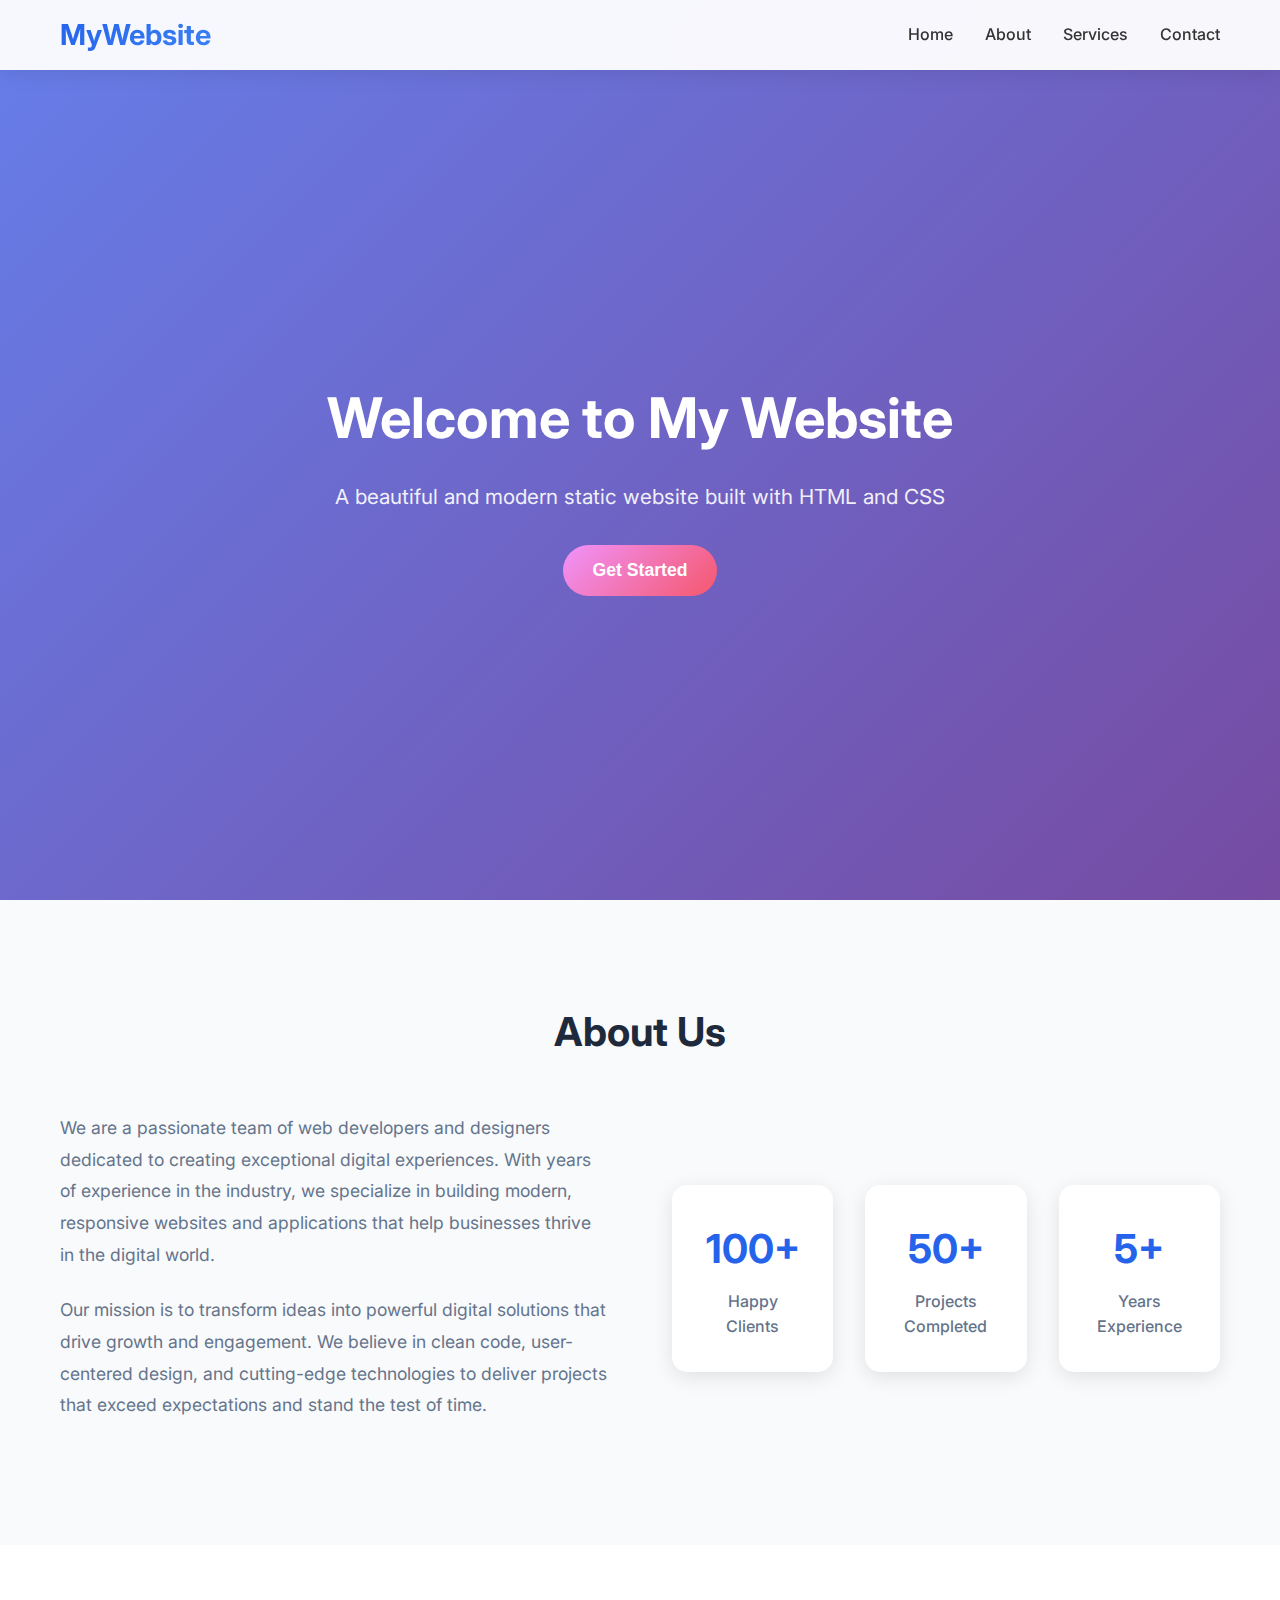
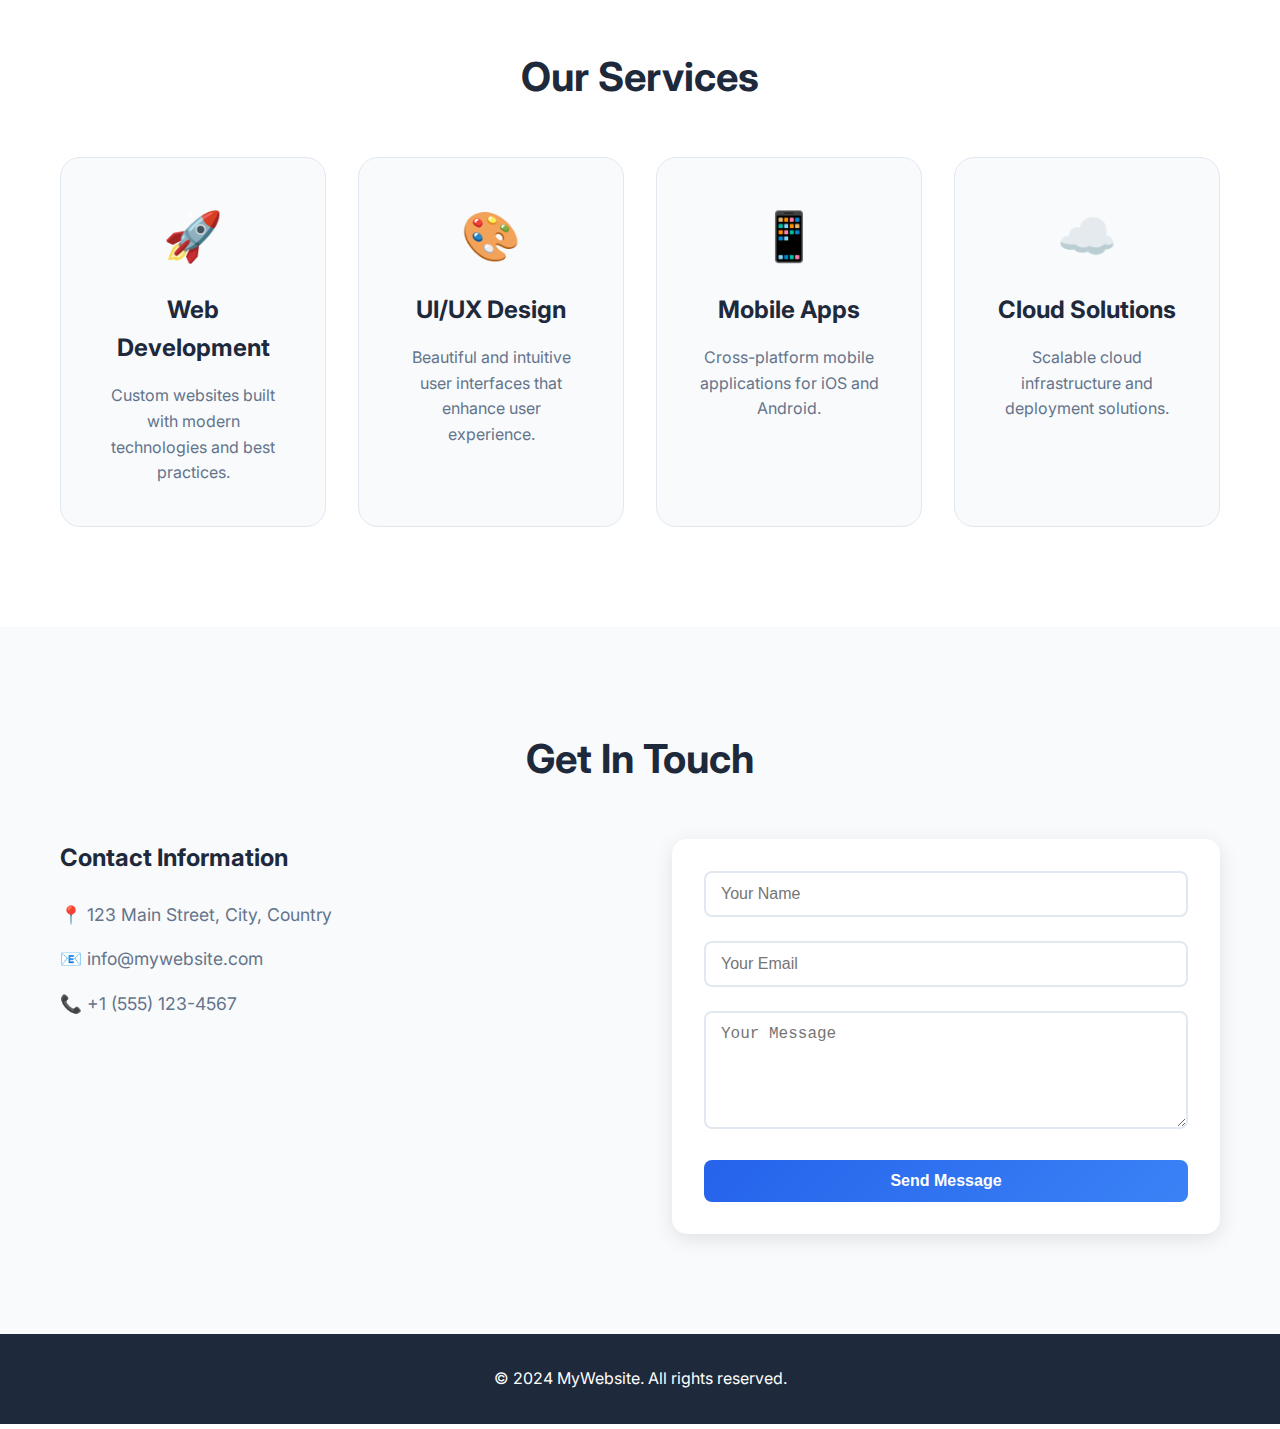
<file: Projects/Practice_Project3/index.html>
<!DOCTYPE html>
<html lang="en">
<head>
    <meta charset="UTF-8">
    <meta name="viewport" content="width=device-width, initial-scale=1.0">
    <title>My Static Website</title>
    <link rel="stylesheet" href="style.css">
    <link href="https://fonts.googleapis.com/css2?family=Inter:wght@300;400;600;700&display=swap" rel="stylesheet">
</head>
<body>
    <header class="header">
        <nav class="nav">
            <div class="nav-container">
                <div class="logo">
                    <h1>MyWebsite</h1>
                </div>
                <ul class="nav-menu">
                    <li><a href="#home">Home</a></li>
                    <li><a href="#about">About</a></li>
                    <li><a href="#services">Services</a></li>
                    <li><a href="#contact">Contact</a></li>
                </ul>
            </div>
        </nav>
    </header>

    <main>
        <section id="home" class="hero">
            <div class="hero-container">
                <h1 class="hero-title">Welcome to My Website</h1>
                <p class="hero-subtitle">A beautiful and modern static website built with HTML and CSS</p>
                <button class="cta-button">Get Started</button>
            </div>
        </section>

        <section id="about" class="about">
            <div class="container">
                <h2>About Us</h2>
                <div class="about-content">
                    <div class="about-text">
                        <p>We are a passionate team of web developers and designers dedicated to creating exceptional digital experiences. With years of experience in the industry, we specialize in building modern, responsive websites and applications that help businesses thrive in the digital world.</p>
                        <p>Our mission is to transform ideas into powerful digital solutions that drive growth and engagement. We believe in clean code, user-centered design, and cutting-edge technologies to deliver projects that exceed expectations and stand the test of time.</p>
                    </div>
                    <div class="about-stats">
                        <div class="stat">
                            <h3>100+</h3>
                            <p>Happy Clients</p>
                        </div>
                        <div class="stat">
                            <h3>50+</h3>
                            <p>Projects Completed</p>
                        </div>
                        <div class="stat">
                            <h3>5+</h3>
                            <p>Years Experience</p>
                        </div>
                    </div>
                </div>
            </div>
        </section>

        <section id="services" class="services">
            <div class="container">
                <h2>Our Services</h2>
                <div class="services-grid">
                    <div class="service-card">
                        <div class="service-icon">🚀</div>
                        <h3>Web Development</h3>
                        <p>Custom websites built with modern technologies and best practices.</p>
                    </div>
                    <div class="service-card">
                        <div class="service-icon">🎨</div>
                        <h3>UI/UX Design</h3>
                        <p>Beautiful and intuitive user interfaces that enhance user experience.</p>
                    </div>
                    <div class="service-card">
                        <div class="service-icon">📱</div>
                        <h3>Mobile Apps</h3>
                        <p>Cross-platform mobile applications for iOS and Android.</p>
                    </div>
                    <div class="service-card">
                        <div class="service-icon">☁️</div>
                        <h3>Cloud Solutions</h3>
                        <p>Scalable cloud infrastructure and deployment solutions.</p>
                    </div>
                </div>
            </div>
        </section>

        <section id="contact" class="contact">
            <div class="container">
                <h2>Get In Touch</h2>
                <div class="contact-content">
                    <div class="contact-info">
                        <h3>Contact Information</h3>
                        <p>📍 123 Main Street, City, Country</p>
                        <p>📧 info@mywebsite.com</p>
                        <p>📞 +1 (555) 123-4567</p>
                    </div>
                    <form class="contact-form">
                        <div class="form-group">
                            <input type="text" placeholder="Your Name" required>
                        </div>
                        <div class="form-group">
                            <input type="email" placeholder="Your Email" required>
                        </div>
                        <div class="form-group">
                            <textarea placeholder="Your Message" rows="5" required></textarea>
                        </div>
                        <button type="submit" class="submit-button">Send Message</button>
                    </form>
                </div>
            </div>
        </section>
    </main>

    <footer class="footer">
        <div class="container">
            <p>&copy; 2024 MyWebsite. All rights reserved.</p>
        </div>
    </footer>
</body>
</html>
</file>
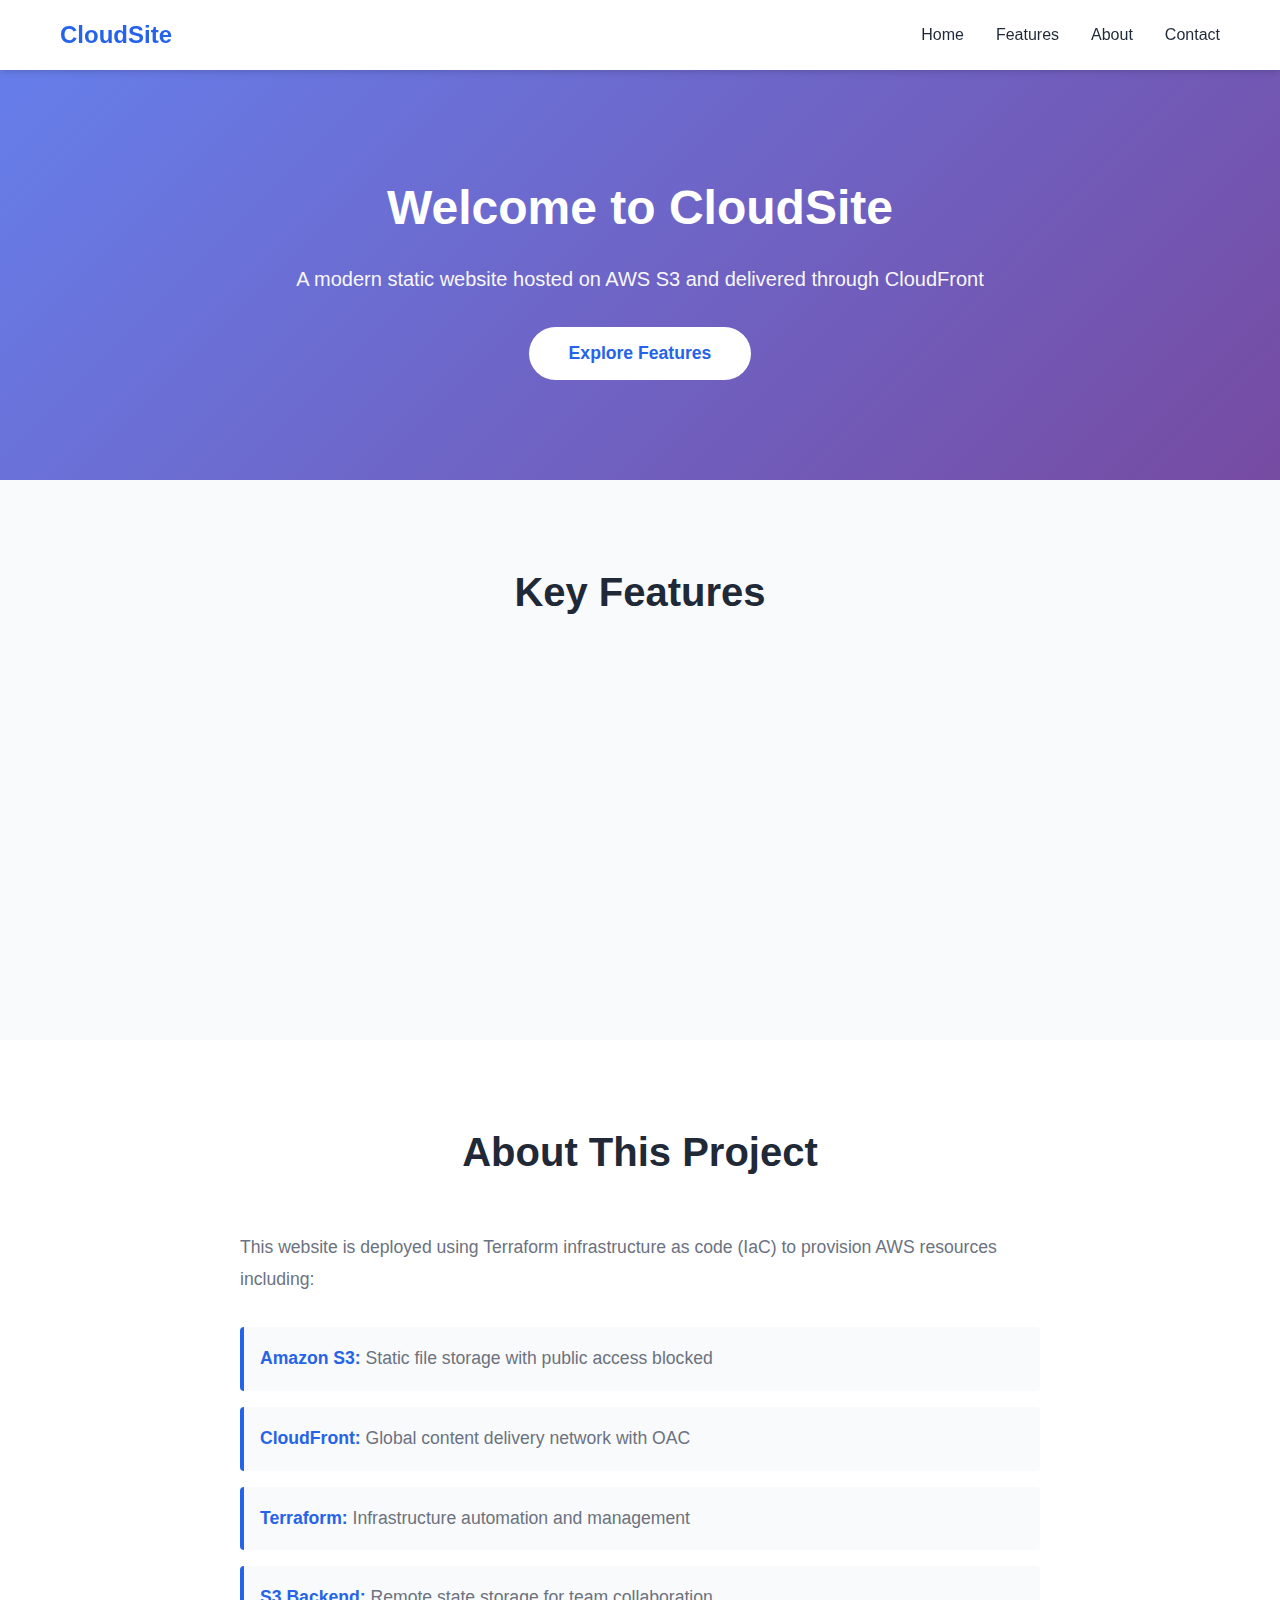
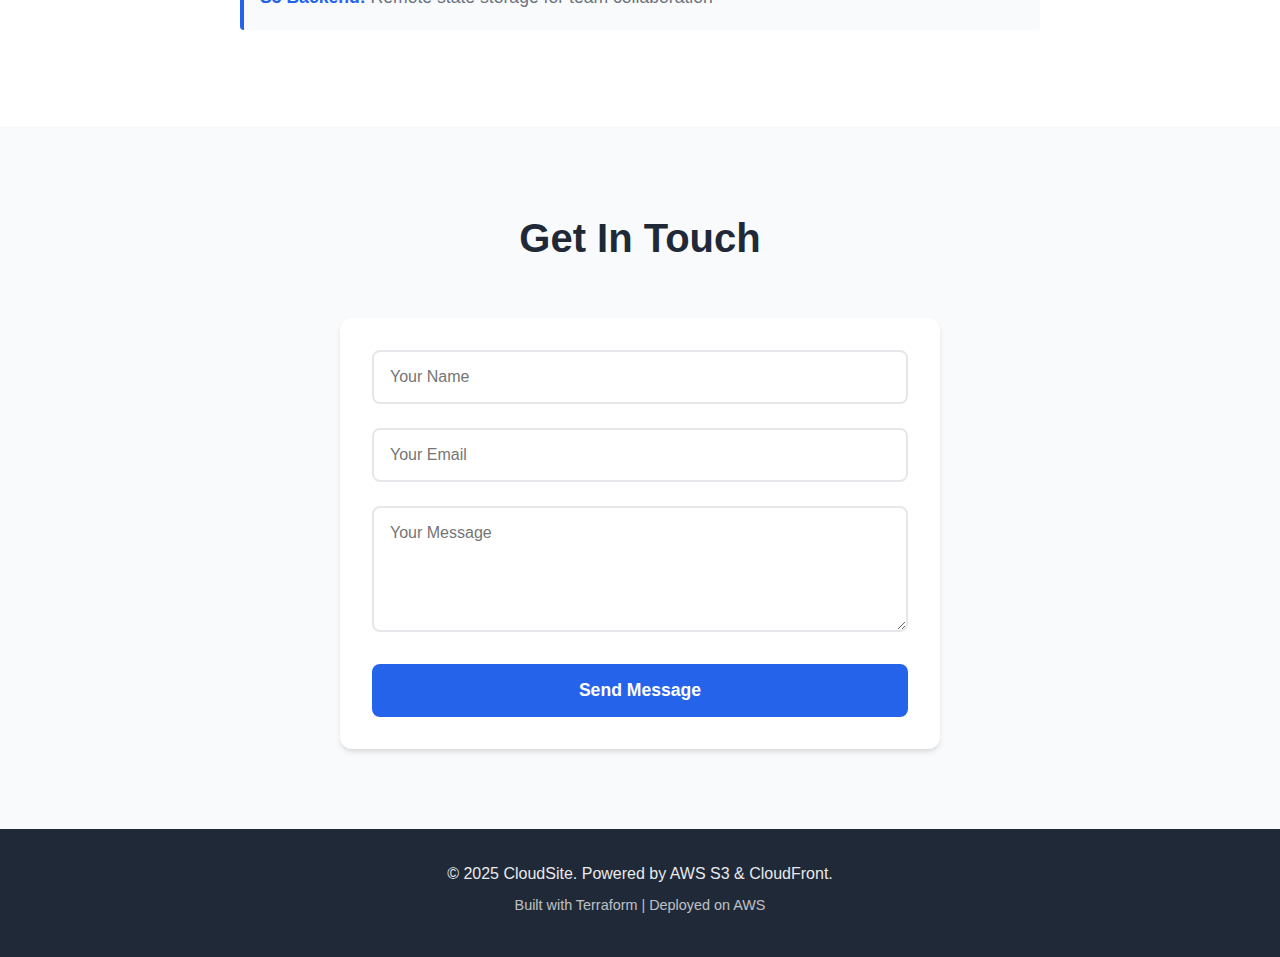
<file: Projects/Static-Website-with-S3-CloudFront/static/index.html>
<!DOCTYPE html>
<html lang="en">
<head>
    <meta charset="UTF-8">
    <meta name="viewport" content="width=device-width, initial-scale=1.0">
    <meta name="description" content="Cloud-hosted static website powered by AWS S3 and CloudFront">
    <title>Cloud Static Website</title>
    <link rel="stylesheet" href="styles.css">
</head>
<body>
    <header>
        <nav class="navbar">
            <div class="container">
                <h1 class="logo">CloudSite</h1>
                <ul class="nav-links">
                    <li><a href="#home">Home</a></li>
                    <li><a href="#features">Features</a></li>
                    <li><a href="#about">About</a></li>
                    <li><a href="#contact">Contact</a></li>
                </ul>
            </div>
        </nav>
    </header>

    <main>
        <section id="home" class="hero">
            <div class="container">
                <div class="hero-content">
                    <h2>Welcome to CloudSite</h2>
                    <p class="subtitle">A modern static website hosted on AWS S3 and delivered through CloudFront</p>
                    <button class="cta-button" onclick="scrollToSection('features')">Explore Features</button>
                </div>
            </div>
        </section>

        <section id="features" class="features">
            <div class="container">
                <h2 class="section-title">Key Features</h2>
                <div class="features-grid">
                    <div class="feature-card">
                        <div class="icon">⚡</div>
                        <h3>Lightning Fast</h3>
                        <p>Delivered through CloudFront CDN for optimal performance worldwide</p>
                    </div>
                    <div class="feature-card">
                        <div class="icon">🔒</div>
                        <h3>Secure</h3>
                        <p>HTTPS enabled with Origin Access Control for enhanced security</p>
                    </div>
                    <div class="feature-card">
                        <div class="icon">☁️</div>
                        <h3>Cloud Native</h3>
                        <p>Powered by AWS infrastructure with 99.99% availability</p>
                    </div>
                    <div class="feature-card">
                        <div class="icon">💰</div>
                        <h3>Cost Effective</h3>
                        <p>Pay only for what you use with S3 storage and CloudFront delivery</p>
                    </div>
                </div>
            </div>
        </section>

        <section id="about" class="about">
            <div class="container">
                <h2 class="section-title">About This Project</h2>
                <div class="about-content">
                    <p>This website is deployed using Terraform infrastructure as code (IaC) to provision AWS resources including:</p>
                    <ul class="tech-list">
                        <li><strong>Amazon S3:</strong> Static file storage with public access blocked</li>
                        <li><strong>CloudFront:</strong> Global content delivery network with OAC</li>
                        <li><strong>Terraform:</strong> Infrastructure automation and management</li>
                        <li><strong>S3 Backend:</strong> Remote state storage for team collaboration</li>
                    </ul>
                </div>
            </div>
        </section>

        <section id="contact" class="contact">
            <div class="container">
                <h2 class="section-title">Get In Touch</h2>
                <div class="contact-form-wrapper">
                    <form class="contact-form" onsubmit="handleSubmit(event)">
                        <div class="form-group">
                            <input type="text" id="name" placeholder="Your Name" required>
                        </div>
                        <div class="form-group">
                            <input type="email" id="email" placeholder="Your Email" required>
                        </div>
                        <div class="form-group">
                            <textarea id="message" placeholder="Your Message" rows="5" required></textarea>
                        </div>
                        <button type="submit" class="submit-button">Send Message</button>
                    </form>
                    <div id="form-message" class="form-message"></div>
                </div>
            </div>
        </section>
    </main>

    <footer>
        <div class="container">
            <p>&copy; 2025 CloudSite. Powered by AWS S3 & CloudFront.</p>
            <p class="footer-tech">Built with Terraform | Deployed on AWS</p>
        </div>
    </footer>

    <script src="script.js"></script>
</body>
</html>
</file>
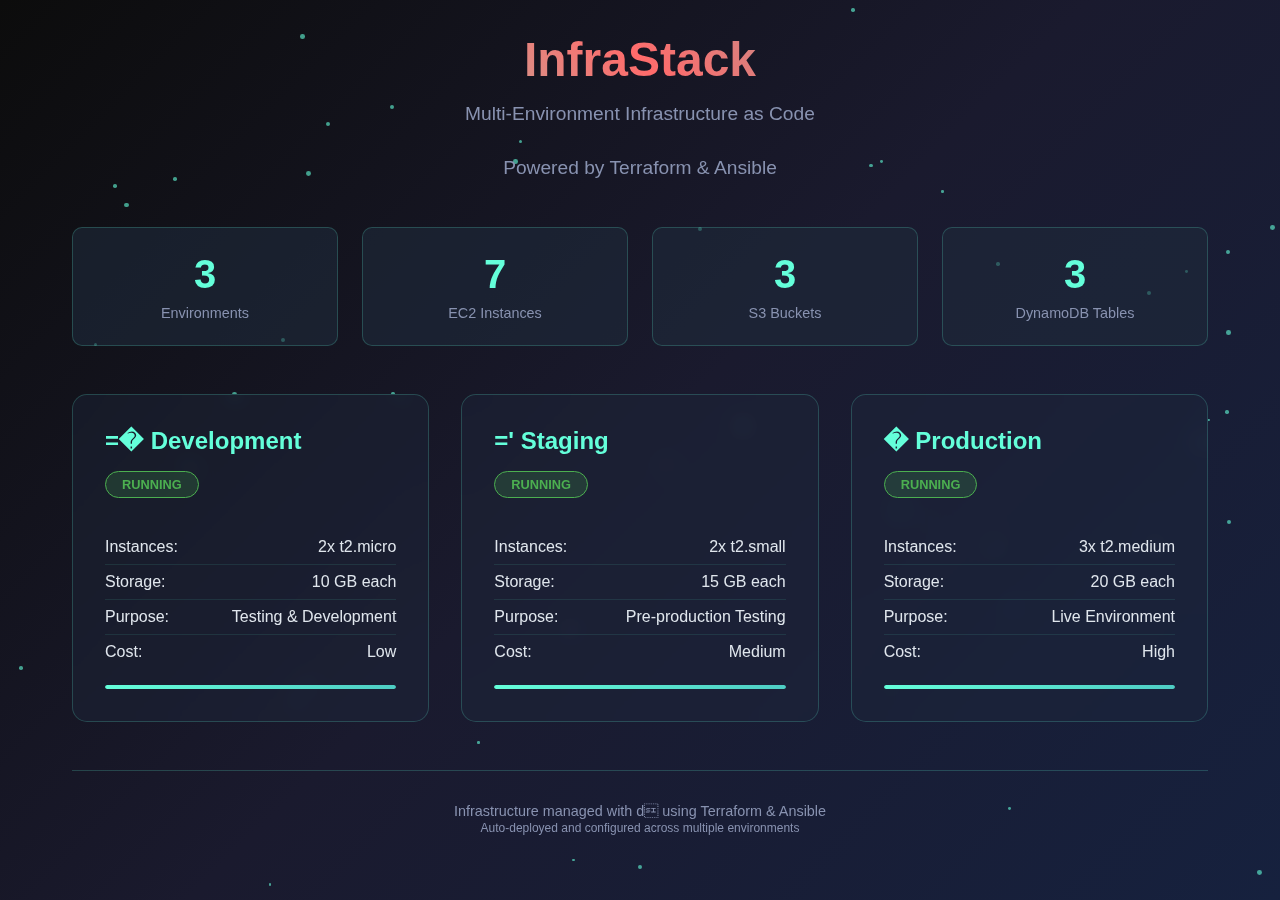
<file: Projects/Multi-Env-Iac-with-Ansible/ansible/playbooks/roles/nginx-role/files/index.html>
<!DOCTYPE html>
<html lang="en">
<head>
    <meta charset="UTF-8">
    <meta name="viewport" content="width=device-width, initial-scale=1.0">
    <title>Multi-Environment Infrastructure | Terraform + Ansible</title>
    <style>
        * {
            margin: 0;
            padding: 0;
            box-sizing: border-box;
        }

        body {
            font-family: 'Segoe UI', Tahoma, Geneva, Verdana, sans-serif;
            background: linear-gradient(135deg, #0c0c0c 0%, #1a1a2e 50%, #16213e 100%);
            color: #e0e6ed;
            min-height: 100vh;
            overflow-x: hidden;
        }

        .container {
            max-width: 1200px;
            margin: 0 auto;
            padding: 2rem;
            position: relative;
            z-index: 2;
        }

        /* Animated background particles */
        .particles {
            position: fixed;
            top: 0;
            left: 0;
            width: 100%;
            height: 100%;
            pointer-events: none;
            z-index: 1;
        }

        .particle {
            position: absolute;
            width: 4px;
            height: 4px;
            background: #64ffda;
            border-radius: 50%;
            animation: float 6s ease-in-out infinite;
            opacity: 0.6;
        }

        @keyframes float {
            0%, 100% { transform: translateY(0px) rotate(0deg); }
            50% { transform: translateY(-20px) rotate(180deg); }
        }

        /* Header */
        .header {
            text-align: center;
            margin-bottom: 3rem;
            position: relative;
        }

        .logo {
            font-size: 3rem;
            font-weight: bold;
            background: linear-gradient(45deg, #64ffda, #ff6b6b, #4ecdc4);
            -webkit-background-clip: text;
            -webkit-text-fill-color: transparent;
            background-clip: text;
            margin-bottom: 1rem;
            animation: pulse 2s ease-in-out infinite alternate;
        }

        @keyframes pulse {
            from { opacity: 0.8; }
            to { opacity: 1; }
        }

        .subtitle {
            font-size: 1.2rem;
            color: #8892b0;
            margin-bottom: 2rem;
        }

        /* Environment cards */
        .environments {
            display: grid;
            grid-template-columns: repeat(auto-fit, minmax(350px, 1fr));
            gap: 2rem;
            margin-bottom: 3rem;
        }

        .env-card {
            background: rgba(30, 41, 59, 0.4);
            border: 1px solid rgba(100, 255, 218, 0.2);
            border-radius: 15px;
            padding: 2rem;
            transition: all 0.3s ease;
            position: relative;
            overflow: hidden;
            backdrop-filter: blur(10px);
        }

        .env-card:hover {
            transform: translateY(-10px);
            border-color: rgba(100, 255, 218, 0.6);
            box-shadow: 0 20px 40px rgba(100, 255, 218, 0.1);
        }

        .env-card::before {
            content: '';
            position: absolute;
            top: 0;
            left: -100%;
            width: 100%;
            height: 100%;
            background: linear-gradient(90deg, transparent, rgba(100, 255, 218, 0.1), transparent);
            transition: left 0.5s ease;
        }

        .env-card:hover::before {
            left: 100%;
        }

        .env-title {
            font-size: 1.5rem;
            font-weight: bold;
            margin-bottom: 1rem;
            color: #64ffda;
        }

        .env-status {
            display: inline-block;
            padding: 0.3rem 1rem;
            border-radius: 20px;
            font-size: 0.8rem;
            font-weight: bold;
            margin-bottom: 1rem;
        }

        .status-running {
            background: rgba(76, 175, 80, 0.2);
            color: #4caf50;
            border: 1px solid #4caf50;
        }

        .env-details {
            list-style: none;
            margin-top: 1rem;
        }

        .env-details li {
            padding: 0.5rem 0;
            border-bottom: 1px solid rgba(100, 255, 218, 0.1);
            display: flex;
            justify-content: space-between;
        }

        .env-details li:last-child {
            border-bottom: none;
        }

        /* Stats section */
        .stats {
            display: grid;
            grid-template-columns: repeat(auto-fit, minmax(200px, 1fr));
            gap: 1.5rem;
            margin-bottom: 3rem;
        }

        .stat-card {
            background: rgba(30, 41, 59, 0.6);
            border-radius: 10px;
            padding: 1.5rem;
            text-align: center;
            border: 1px solid rgba(100, 255, 218, 0.2);
            transition: all 0.3s ease;
        }

        .stat-card:hover {
            transform: scale(1.05);
            border-color: rgba(100, 255, 218, 0.5);
        }

        .stat-number {
            font-size: 2.5rem;
            font-weight: bold;
            color: #64ffda;
            margin-bottom: 0.5rem;
        }

        .stat-label {
            color: #8892b0;
            font-size: 0.9rem;
        }

        /* Footer */
        .footer {
            text-align: center;
            padding: 2rem 0;
            border-top: 1px solid rgba(100, 255, 218, 0.2);
            margin-top: 3rem;
        }

        .footer-text {
            color: #8892b0;
            font-size: 0.9rem;
        }

        /* Responsive */
        @media (max-width: 768px) {
            .container {
                padding: 1rem;
            }
            
            .logo {
                font-size: 2rem;
            }
            
            .environments {
                grid-template-columns: 1fr;
            }
        }

        /* Loading animation */
        .loading-bar {
            width: 100%;
            height: 4px;
            background: rgba(100, 255, 218, 0.2);
            border-radius: 2px;
            margin-top: 1rem;
            overflow: hidden;
        }

        .loading-progress {
            height: 100%;
            background: linear-gradient(90deg, #64ffda, #4ecdc4);
            border-radius: 2px;
            animation: loading 2s ease-in-out infinite;
        }

        @keyframes loading {
            0% { width: 0%; }
            50% { width: 70%; }
            100% { width: 100%; }
        }
    </style>
</head>
<body>
    <!-- Animated background particles -->
    <div class="particles" id="particles"></div>

    <div class="container">
        <header class="header">
            <div class="logo">InfraStack</div>
            <div class="subtitle">Multi-Environment Infrastructure as Code</div>
            <div class="subtitle">Powered by Terraform & Ansible</div>
        </header>

        <!-- Stats Section -->
        <section class="stats">
            <div class="stat-card">
                <div class="stat-number">3</div>
                <div class="stat-label">Environments</div>
            </div>
            <div class="stat-card">
                <div class="stat-number">7</div>
                <div class="stat-label">EC2 Instances</div>
            </div>
            <div class="stat-card">
                <div class="stat-number">3</div>
                <div class="stat-label">S3 Buckets</div>
            </div>
            <div class="stat-card">
                <div class="stat-number">3</div>
                <div class="stat-label">DynamoDB Tables</div>
            </div>
        </section>

        <!-- Environment Cards -->
        <section class="environments">
            <div class="env-card">
                <div class="env-title">=� Development</div>
                <span class="env-status status-running">RUNNING</span>
                <ul class="env-details">
                    <li><span>Instances:</span> <span>2x t2.micro</span></li>
                    <li><span>Storage:</span> <span>10 GB each</span></li>
                    <li><span>Purpose:</span> <span>Testing & Development</span></li>
                    <li><span>Cost:</span> <span>Low</span></li>
                </ul>
                <div class="loading-bar">
                    <div class="loading-progress"></div>
                </div>
            </div>

            <div class="env-card">
                <div class="env-title">=' Staging</div>
                <span class="env-status status-running">RUNNING</span>
                <ul class="env-details">
                    <li><span>Instances:</span> <span>2x t2.small</span></li>
                    <li><span>Storage:</span> <span>15 GB each</span></li>
                    <li><span>Purpose:</span> <span>Pre-production Testing</span></li>
                    <li><span>Cost:</span> <span>Medium</span></li>
                </ul>
                <div class="loading-bar">
                    <div class="loading-progress"></div>
                </div>
            </div>

            <div class="env-card">
                <div class="env-title">� Production</div>
                <span class="env-status status-running">RUNNING</span>
                <ul class="env-details">
                    <li><span>Instances:</span> <span>3x t2.medium</span></li>
                    <li><span>Storage:</span> <span>20 GB each</span></li>
                    <li><span>Purpose:</span> <span>Live Environment</span></li>
                    <li><span>Cost:</span> <span>High</span></li>
                </ul>
                <div class="loading-bar">
                    <div class="loading-progress"></div>
                </div>
            </div>
        </section>

        <footer class="footer">
            <div class="footer-text">
                Infrastructure managed with d using Terraform & Ansible<br>
                <small>Auto-deployed and configured across multiple environments</small>
            </div>
        </footer>
    </div>

    <script>
        // Create animated particles
        function createParticles() {
            const particlesContainer = document.getElementById('particles');
            const particleCount = 50;

            for (let i = 0; i < particleCount; i++) {
                const particle = document.createElement('div');
                particle.className = 'particle';
                
                // Random position
                particle.style.left = Math.random() * 100 + '%';
                particle.style.top = Math.random() * 100 + '%';
                
                // Random animation delay
                particle.style.animationDelay = Math.random() * 6 + 's';
                
                // Random size variation
                const size = Math.random() * 3 + 2;
                particle.style.width = size + 'px';
                particle.style.height = size + 'px';
                
                particlesContainer.appendChild(particle);
            }
        }

        // Initialize particles when page loads
        document.addEventListener('DOMContentLoaded', createParticles);

        // Add some interactivity to environment cards
        document.querySelectorAll('.env-card').forEach(card => {
            card.addEventListener('mouseenter', () => {
                card.style.borderColor = 'rgba(100, 255, 218, 0.8)';
            });
            
            card.addEventListener('mouseleave', () => {
                card.style.borderColor = 'rgba(100, 255, 218, 0.2)';
            });
        });
    </script>
</body>
</html>
</file>
<file: Projects/Practice_Project3/style.css>
/* Reset and base styles */
* {
    margin: 0;
    padding: 0;
    box-sizing: border-box;
}

body {
    font-family: 'Inter', sans-serif;
    line-height: 1.6;
    color: #333;
    overflow-x: hidden;
}

.container {
    max-width: 1200px;
    margin: 0 auto;
    padding: 0 20px;
}

/* Header and Navigation */
.header {
    background: rgba(255, 255, 255, 0.95);
    backdrop-filter: blur(10px);
    position: fixed;
    top: 0;
    width: 100%;
    z-index: 1000;
    box-shadow: 0 2px 20px rgba(0, 0, 0, 0.1);
}

.nav-container {
    max-width: 1200px;
    margin: 0 auto;
    padding: 0 20px;
    display: flex;
    justify-content: space-between;
    align-items: center;
    height: 70px;
}

.logo h1 {
    font-size: 1.8rem;
    font-weight: 700;
    color: #2563eb;
    background: linear-gradient(135deg, #2563eb, #3b82f6);
    -webkit-background-clip: text;
    -webkit-text-fill-color: transparent;
    background-clip: text;
}

.nav-menu {
    display: flex;
    list-style: none;
    gap: 2rem;
}

.nav-menu a {
    text-decoration: none;
    color: #333;
    font-weight: 500;
    transition: color 0.3s ease;
    position: relative;
}

.nav-menu a:hover {
    color: #2563eb;
}

.nav-menu a::after {
    content: '';
    position: absolute;
    width: 0;
    height: 2px;
    bottom: -5px;
    left: 0;
    background: linear-gradient(135deg, #2563eb, #3b82f6);
    transition: width 0.3s ease;
}

.nav-menu a:hover::after {
    width: 100%;
}

/* Hero Section */
.hero {
    background: linear-gradient(135deg, #667eea 0%, #764ba2 100%);
    min-height: 100vh;
    display: flex;
    align-items: center;
    justify-content: center;
    text-align: center;
    color: white;
    padding-top: 70px;
}

.hero-container {
    max-width: 800px;
    padding: 0 20px;
}

.hero-title {
    font-size: 3.5rem;
    font-weight: 700;
    margin-bottom: 1rem;
    animation: fadeInUp 1s ease;
}

.hero-subtitle {
    font-size: 1.3rem;
    margin-bottom: 2rem;
    opacity: 0.9;
    animation: fadeInUp 1s ease 0.2s both;
}

.cta-button {
    background: linear-gradient(135deg, #f093fb 0%, #f5576c 100%);
    color: white;
    border: none;
    padding: 15px 30px;
    font-size: 1.1rem;
    font-weight: 600;
    border-radius: 50px;
    cursor: pointer;
    transition: transform 0.3s ease, box-shadow 0.3s ease;
    animation: fadeInUp 1s ease 0.4s both;
}

.cta-button:hover {
    transform: translateY(-3px);
    box-shadow: 0 10px 30px rgba(0, 0, 0, 0.3);
}

/* About Section */
.about {
    padding: 100px 0;
    background: #f8fafc;
}

.about h2 {
    text-align: center;
    font-size: 2.5rem;
    margin-bottom: 3rem;
    color: #1e293b;
}

.about-content {
    display: grid;
    grid-template-columns: 1fr 1fr;
    gap: 4rem;
    align-items: center;
}

.about-text p {
    margin-bottom: 1.5rem;
    font-size: 1.1rem;
    color: #64748b;
    line-height: 1.8;
}

.about-stats {
    display: grid;
    grid-template-columns: repeat(3, 1fr);
    gap: 2rem;
}

.stat {
    text-align: center;
    padding: 2rem;
    background: white;
    border-radius: 15px;
    box-shadow: 0 5px 20px rgba(0, 0, 0, 0.1);
    transition: transform 0.3s ease;
}

.stat:hover {
    transform: translateY(-5px);
}

.stat h3 {
    font-size: 2.5rem;
    color: #2563eb;
    margin-bottom: 0.5rem;
}

.stat p {
    color: #64748b;
    font-weight: 500;
}

/* Services Section */
.services {
    padding: 100px 0;
    background: white;
}

.services h2 {
    text-align: center;
    font-size: 2.5rem;
    margin-bottom: 3rem;
    color: #1e293b;
}

.services-grid {
    display: grid;
    grid-template-columns: repeat(auto-fit, minmax(250px, 1fr));
    gap: 2rem;
}

.service-card {
    background: #f8fafc;
    padding: 2.5rem;
    border-radius: 20px;
    text-align: center;
    transition: transform 0.3s ease, box-shadow 0.3s ease;
    border: 1px solid #e2e8f0;
}

.service-card:hover {
    transform: translateY(-10px);
    box-shadow: 0 20px 40px rgba(0, 0, 0, 0.1);
}

.service-icon {
    font-size: 3rem;
    margin-bottom: 1rem;
}

.service-card h3 {
    font-size: 1.5rem;
    margin-bottom: 1rem;
    color: #1e293b;
}

.service-card p {
    color: #64748b;
    line-height: 1.6;
}

/* Contact Section */
.contact {
    padding: 100px 0;
    background: #f8fafc;
}

.contact h2 {
    text-align: center;
    font-size: 2.5rem;
    margin-bottom: 3rem;
    color: #1e293b;
}

.contact-content {
    display: grid;
    grid-template-columns: 1fr 1fr;
    gap: 4rem;
}

.contact-info h3 {
    font-size: 1.5rem;
    margin-bottom: 1.5rem;
    color: #1e293b;
}

.contact-info p {
    margin-bottom: 1rem;
    font-size: 1.1rem;
    color: #64748b;
}

.contact-form {
    background: white;
    padding: 2rem;
    border-radius: 15px;
    box-shadow: 0 5px 20px rgba(0, 0, 0, 0.1);
}

.form-group {
    margin-bottom: 1.5rem;
}

.form-group input,
.form-group textarea {
    width: 100%;
    padding: 12px 15px;
    border: 2px solid #e2e8f0;
    border-radius: 8px;
    font-size: 1rem;
    transition: border-color 0.3s ease;
}

.form-group input:focus,
.form-group textarea:focus {
    outline: none;
    border-color: #2563eb;
}

.submit-button {
    background: linear-gradient(135deg, #2563eb, #3b82f6);
    color: white;
    border: none;
    padding: 12px 30px;
    font-size: 1rem;
    font-weight: 600;
    border-radius: 8px;
    cursor: pointer;
    transition: transform 0.3s ease;
    width: 100%;
}

.submit-button:hover {
    transform: translateY(-2px);
}

/* Footer */
.footer {
    background: #1e293b;
    color: white;
    text-align: center;
    padding: 2rem 0;
}

/* Animations */
@keyframes fadeInUp {
    from {
        opacity: 0;
        transform: translateY(30px);
    }
    to {
        opacity: 1;
        transform: translateY(0);
    }
}

/* Responsive Design */
@media (max-width: 768px) {
    .nav-menu {
        display: none;
    }
    
    .hero-title {
        font-size: 2.5rem;
    }
    
    .hero-subtitle {
        font-size: 1.1rem;
    }
    
    .about-content {
        grid-template-columns: 1fr;
        gap: 2rem;
    }
    
    .about-stats {
        grid-template-columns: 1fr;
    }
    
    .contact-content {
        grid-template-columns: 1fr;
        gap: 2rem;
    }
    
    .services-grid {
        grid-template-columns: 1fr;
    }
}

@media (max-width: 480px) {
    .hero-title {
        font-size: 2rem;
    }
    
    .container {
        padding: 0 15px;
    }
    
    .service-card {
        padding: 2rem;
    }
}
</file>
<file: Projects/Static-Website-with-S3-CloudFront/static/styles.css>
/* Reset and Base Styles */
* {
    margin: 0;
    padding: 0;
    box-sizing: border-box;
}

:root {
    --primary-color: #2563eb;
    --secondary-color: #1e40af;
    --text-dark: #1f2937;
    --text-light: #6b7280;
    --bg-light: #f9fafb;
    --bg-white: #ffffff;
    --border-color: #e5e7eb;
    --success-color: #10b981;
    --shadow: 0 4px 6px -1px rgba(0, 0, 0, 0.1), 0 2px 4px -1px rgba(0, 0, 0, 0.06);
    --shadow-lg: 0 10px 15px -3px rgba(0, 0, 0, 0.1), 0 4px 6px -2px rgba(0, 0, 0, 0.05);
}

body {
    font-family: -apple-system, BlinkMacSystemFont, 'Segoe UI', Roboto, 'Helvetica Neue', Arial, sans-serif;
    color: var(--text-dark);
    line-height: 1.6;
    overflow-x: hidden;
}

.container {
    max-width: 1200px;
    margin: 0 auto;
    padding: 0 20px;
}

/* Navigation */
.navbar {
    background: var(--bg-white);
    box-shadow: var(--shadow);
    position: sticky;
    top: 0;
    z-index: 100;
}

.navbar .container {
    display: flex;
    justify-content: space-between;
    align-items: center;
    padding: 1rem 20px;
}

.logo {
    font-size: 1.5rem;
    font-weight: bold;
    color: var(--primary-color);
}

.nav-links {
    display: flex;
    list-style: none;
    gap: 2rem;
}

.nav-links a {
    text-decoration: none;
    color: var(--text-dark);
    font-weight: 500;
    transition: color 0.3s ease;
}

.nav-links a:hover {
    color: var(--primary-color);
}

/* Hero Section */
.hero {
    background: linear-gradient(135deg, #667eea 0%, #764ba2 100%);
    color: white;
    padding: 100px 20px;
    text-align: center;
}

.hero-content h2 {
    font-size: 3rem;
    margin-bottom: 1rem;
    animation: fadeInUp 0.8s ease-out;
}

.subtitle {
    font-size: 1.25rem;
    margin-bottom: 2rem;
    opacity: 0.95;
    animation: fadeInUp 0.8s ease-out 0.2s both;
}

.cta-button {
    background: var(--bg-white);
    color: var(--primary-color);
    padding: 1rem 2.5rem;
    font-size: 1.1rem;
    font-weight: 600;
    border: none;
    border-radius: 50px;
    cursor: pointer;
    transition: transform 0.3s ease, box-shadow 0.3s ease;
    animation: fadeInUp 0.8s ease-out 0.4s both;
}

.cta-button:hover {
    transform: translateY(-2px);
    box-shadow: var(--shadow-lg);
}

/* Features Section */
.features {
    padding: 80px 20px;
    background: var(--bg-light);
}

.section-title {
    text-align: center;
    font-size: 2.5rem;
    margin-bottom: 3rem;
    color: var(--text-dark);
}

.features-grid {
    display: grid;
    grid-template-columns: repeat(auto-fit, minmax(250px, 1fr));
    gap: 2rem;
    margin-top: 2rem;
}

.feature-card {
    background: var(--bg-white);
    padding: 2rem;
    border-radius: 12px;
    text-align: center;
    transition: transform 0.3s ease, box-shadow 0.3s ease;
    box-shadow: var(--shadow);
}

.feature-card:hover {
    transform: translateY(-5px);
    box-shadow: var(--shadow-lg);
}

.icon {
    font-size: 3rem;
    margin-bottom: 1rem;
}

.feature-card h3 {
    font-size: 1.5rem;
    margin-bottom: 1rem;
    color: var(--text-dark);
}

.feature-card p {
    color: var(--text-light);
    line-height: 1.6;
}

/* About Section */
.about {
    padding: 80px 20px;
    background: var(--bg-white);
}

.about-content {
    max-width: 800px;
    margin: 0 auto;
    font-size: 1.1rem;
    line-height: 1.8;
    color: var(--text-light);
}

.about-content p {
    margin-bottom: 1.5rem;
}

.tech-list {
    list-style: none;
    margin-top: 2rem;
}

.tech-list li {
    padding: 1rem;
    margin-bottom: 1rem;
    background: var(--bg-light);
    border-left: 4px solid var(--primary-color);
    border-radius: 4px;
}

.tech-list strong {
    color: var(--primary-color);
}

/* Contact Section */
.contact {
    padding: 80px 20px;
    background: var(--bg-light);
}

.contact-form-wrapper {
    max-width: 600px;
    margin: 0 auto;
}

.contact-form {
    background: var(--bg-white);
    padding: 2rem;
    border-radius: 12px;
    box-shadow: var(--shadow);
}

.form-group {
    margin-bottom: 1.5rem;
}

.form-group input,
.form-group textarea {
    width: 100%;
    padding: 1rem;
    border: 2px solid var(--border-color);
    border-radius: 8px;
    font-size: 1rem;
    font-family: inherit;
    transition: border-color 0.3s ease;
}

.form-group input:focus,
.form-group textarea:focus {
    outline: none;
    border-color: var(--primary-color);
}

.submit-button {
    width: 100%;
    padding: 1rem 2rem;
    background: var(--primary-color);
    color: white;
    font-size: 1.1rem;
    font-weight: 600;
    border: none;
    border-radius: 8px;
    cursor: pointer;
    transition: background 0.3s ease, transform 0.2s ease;
}

.submit-button:hover {
    background: var(--secondary-color);
    transform: translateY(-2px);
}

.form-message {
    margin-top: 1rem;
    padding: 1rem;
    border-radius: 8px;
    text-align: center;
    font-weight: 500;
    display: none;
}

.form-message.success {
    background: #d1fae5;
    color: #065f46;
    display: block;
}

/* Footer */
footer {
    background: var(--text-dark);
    color: white;
    text-align: center;
    padding: 2rem 20px;
}

footer p {
    margin-bottom: 0.5rem;
    opacity: 0.9;
}

.footer-tech {
    font-size: 0.9rem;
    opacity: 0.7;
}

/* Animations */
@keyframes fadeInUp {
    from {
        opacity: 0;
        transform: translateY(30px);
    }
    to {
        opacity: 1;
        transform: translateY(0);
    }
}

/* Responsive Design */
@media (max-width: 768px) {
    .nav-links {
        gap: 1rem;
    }

    .hero-content h2 {
        font-size: 2rem;
    }

    .subtitle {
        font-size: 1rem;
    }

    .section-title {
        font-size: 2rem;
    }

    .features-grid {
        grid-template-columns: 1fr;
    }
}

/* Smooth Scrolling */
html {
    scroll-behavior: smooth;
}
</file>
